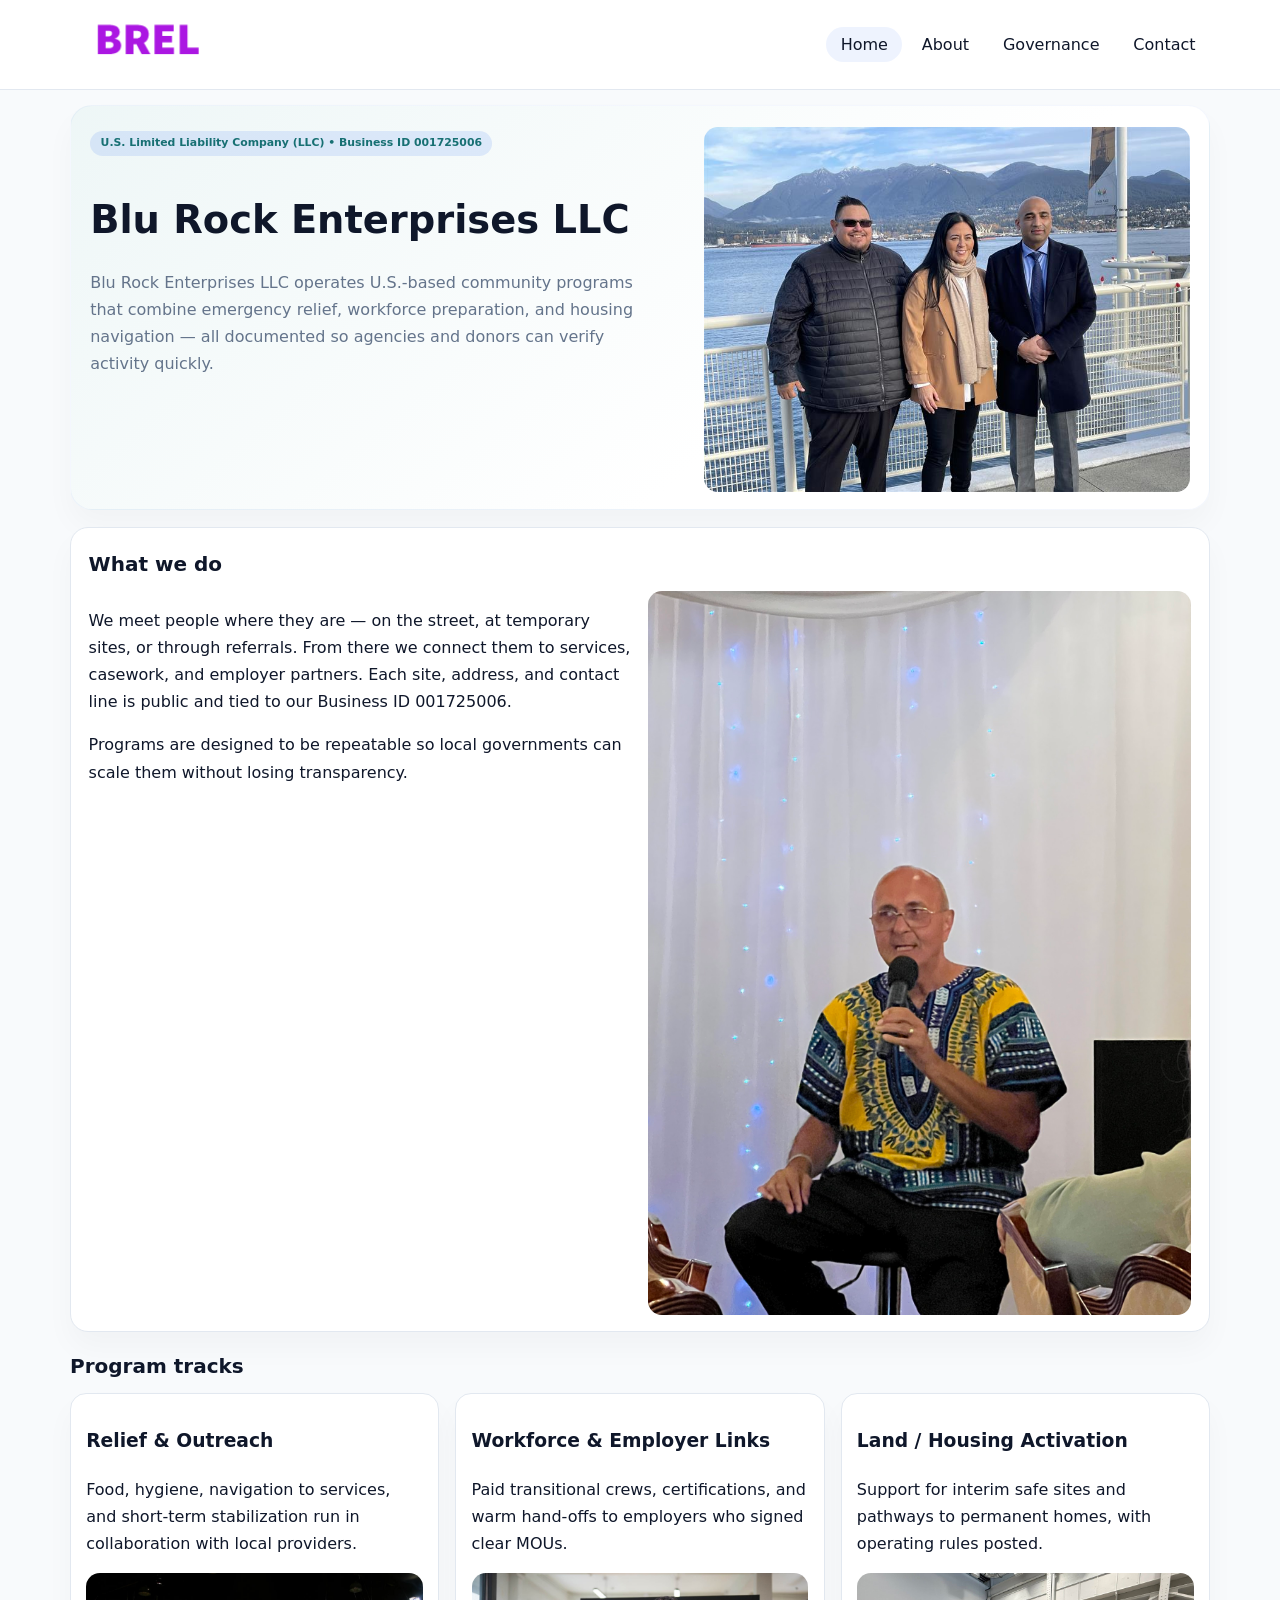
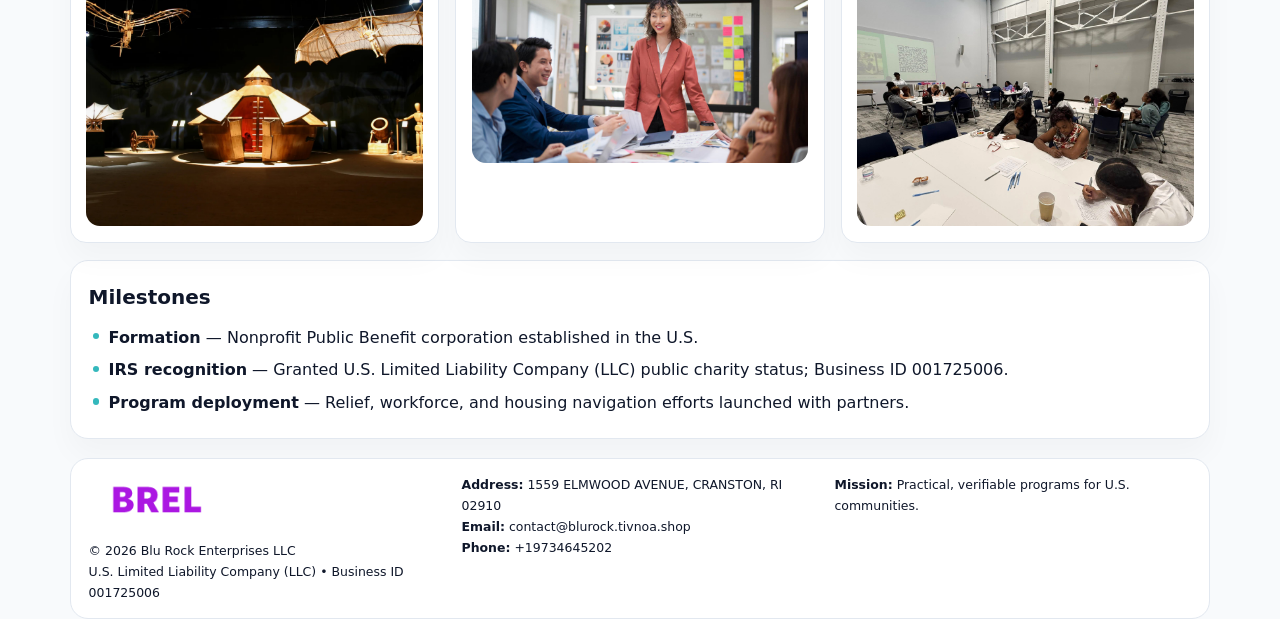
<file: index.html>
<!doctype html><html lang="en"><head>
<meta charset="utf-8">
<meta name="viewport" content="width=device-width,initial-scale=1">
<title>Blu Rock Enterprises LLC – Nonprofit • 2025</title>
<link rel="stylesheet" href="assets/styles.css">
<link rel="icon" href="images/logo.png">
<meta name="data-ein" content="001725006">
<meta name="data-name" content="Blu Rock Enterprises LLC">
<meta name="data-email" content="contact@blurock.tivnoa.shop">
<meta name="data-phone" content="+19734645202">
<meta name="data-address" content="1559 ELMWOOD AVENUE, CRANSTON, RI 02910">
<meta name="data-map" content="1559+ELMWOOD+AVENUE,+CRANSTON,+RI+02910">
  <meta name="description" content="Our nonprofit strengthens the community with programs focused on community services, education, and direct relief.">
<meta name="facebook-domain-verification" content="obj3vczwpz023xuc9ykv26xrboe29l" />
</head><body>
<div style="position:absolute;left:-9999px;top:-9999px;opacity:0" data-uniq="{{UNIQUE_BLOB}}">
  <span>Our nonprofit strengthens the community with programs focused on community services, education, and direct relief.</span><svg width="12" height="12" viewBox="0 0 12 12" xmlns="http://www.w3.org/2000/svg"><circle cx="6" cy="6" r="5" fill="#2563eb"/></svg><img src="images/hero.jpg" width="1" height="1" alt="" loading="lazy"/>
</div>

<header>
  <div class="topbar">
    <a href="index.html"><img src="images/logo.png" style="width:155px" alt=""></a>
    <nav>
      <a class="active" href="index.html">Home</a>
      <a href="about.html">About</a>
      <a href="governance.html">Governance</a>
      <a href="contact.html">Contact</a>
    </nav>
  </div>
</header>

<section class="c1c8126a93e">
  <div>
    <span class="c0014cea3b8">U.S. Limited Liability Company (LLC) • Business ID 001725006</span>
    <h1>Blu Rock Enterprises LLC</h1>
    <p class="c9e4e507c2f">Blu Rock Enterprises LLC operates U.S.-based community programs that combine emergency relief, workforce preparation, and housing navigation — all documented so agencies and donors can verify activity quickly.</p>
  </div>
  <img src="images/hero.jpg" alt="Community program">
</section>

<section class="section">
  <div class="panel">
    <h2>What we do</h2>
    <div class="twocol">
      <div>
        <p>We meet people where they are — on the street, at temporary sites, or through referrals. From there we connect them to services, casework, and employer partners. Each site, address, and contact line is public and tied to our Business ID 001725006.</p>
        <p>Programs are designed to be repeatable so local governments can scale them without losing transparency.</p>
      </div>
      <div>
        <img src="images/community.jpg" alt="Community work">
      </div>
    </div>
  </div>
</section>

<section class="section">
  <h2>Program tracks</h2>
  <div class="cards">
    <article class="ce847c20a9c">
      <h3>Relief & Outreach</h3>
      <p>Food, hygiene, navigation to services, and short-term stabilization run in collaboration with local providers.</p>
      <img src="images/relief.jpg" alt="" style="margin-top:.6rem">
    </article>
    <article class="ce847c20a9c">
      <h3>Workforce & Employer Links</h3>
      <p>Paid transitional crews, certifications, and warm hand-offs to employers who signed clear MOUs.</p>
      <img src="images/jobs.jpg" alt="" style="margin-top:.6rem">
    </article>
    <article class="ce847c20a9c">
      <h3>Land / Housing Activation</h3>
      <p>Support for interim safe sites and pathways to permanent homes, with operating rules posted.</p>
      <img src="images/land.jpg" alt="" style="margin-top:.6rem">
    </article>
  </div>
</section>

<section class="section">
  <div class="panel">
    <h2>Milestones</h2>
    <ul class="timeline">
      <li><strong>Formation</strong> — Nonprofit Public Benefit corporation established in the U.S.</li>
      <li><strong>IRS recognition</strong> — Granted U.S. Limited Liability Company (LLC) public charity status; Business ID 001725006.</li>
      <li><strong>Program deployment</strong> — Relief, workforce, and housing navigation efforts launched with partners.</li>
    </ul>
  </div>
</section>

<footer>
  <div class="footer-grid">
    <div>
      <img src="images/logo.png" style="width:135px;margin-bottom:.35rem" alt="">
      <div class="small">© <span id="year"></span> Blu Rock Enterprises LLC</div>
      <div class="small">U.S. Limited Liability Company (LLC) • Business ID 001725006</div>
    </div>
    <div>
      <div class="small"><strong>Address:</strong> 1559 ELMWOOD AVENUE, CRANSTON, RI 02910</div>
      <div class="small"><strong>Email:</strong> <a href="mailto:contact@blurock.tivnoa.shop">contact@blurock.tivnoa.shop</a></div>
      <div class="small"><strong>Phone:</strong> <a href="tel:+19734645202">+19734645202</a></div>
    </div>
    <div>
      <div class="small"><strong>Mission:</strong> Practical, verifiable programs for U.S. communities.</div>
    </div>
  </div>
</footer>

<script>
(function(){
  function m(n){const e=document.querySelector('meta[name="'+n+'"]');return e?e.content:'';}
  function h(s){let x=2166136261>>>0;for(let i=0;i<s.length;i++){x^=s.charCodeAt(i);x=(x*16777619)>>>0;}return x>>>0;}
  const key = h((m('data-ein')||m('data-name')||'0').replace(/\s+/g,''));
  const H = key % 360, S = 55 + (key % 18), L = 47;
  const r = document.documentElement;
  r.style.setProperty('--brand',`hsl(${H} ${S}% ${L}%)`);
  r.style.setProperty('--brand-ink',`hsl(${H} ${Math.min(95,S+10)}% ${Math.max(20,L-20)}%)`);
  r.style.setProperty('--soft',`hsl(${H} ${Math.max(35,S-25)}% 95%)`);
  const y=document.getElementById('year');if(y)y.textContent=new Date().getFullYear();
})();
</script>
</body></html>
</file>
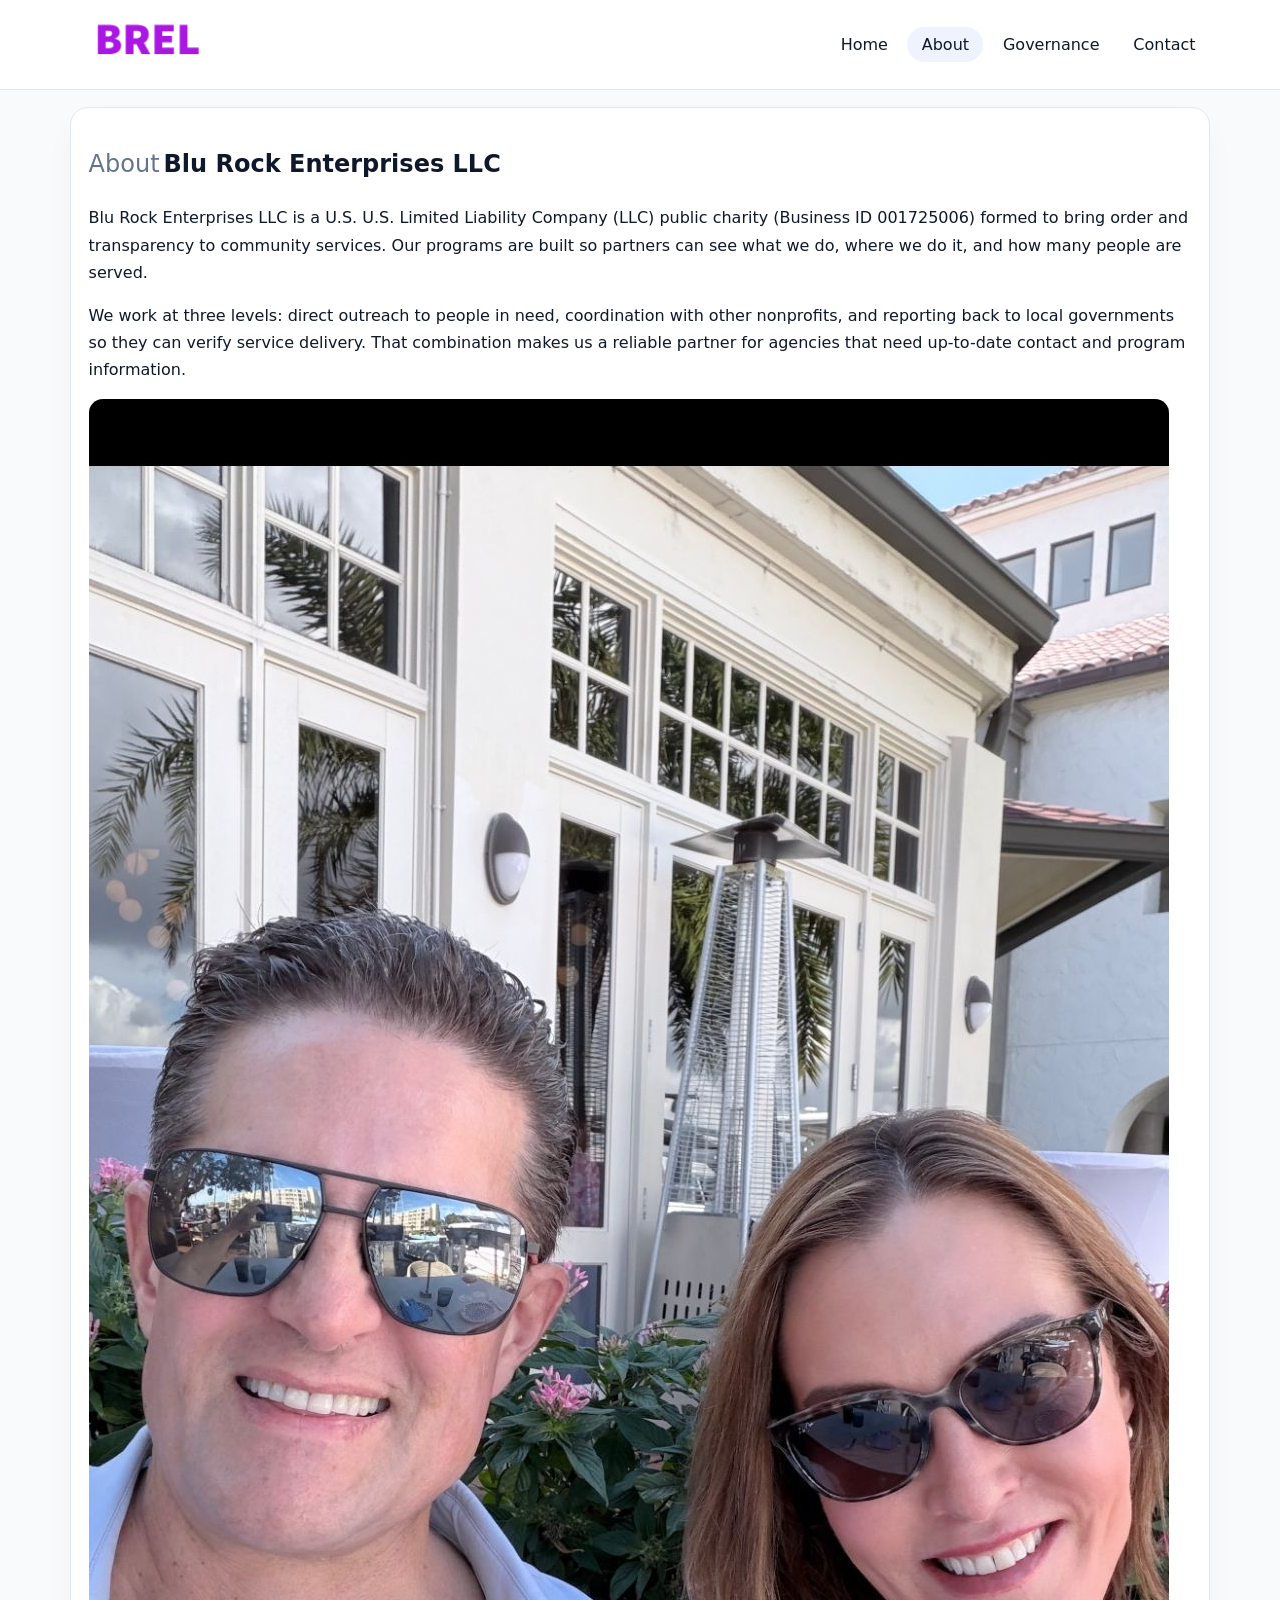
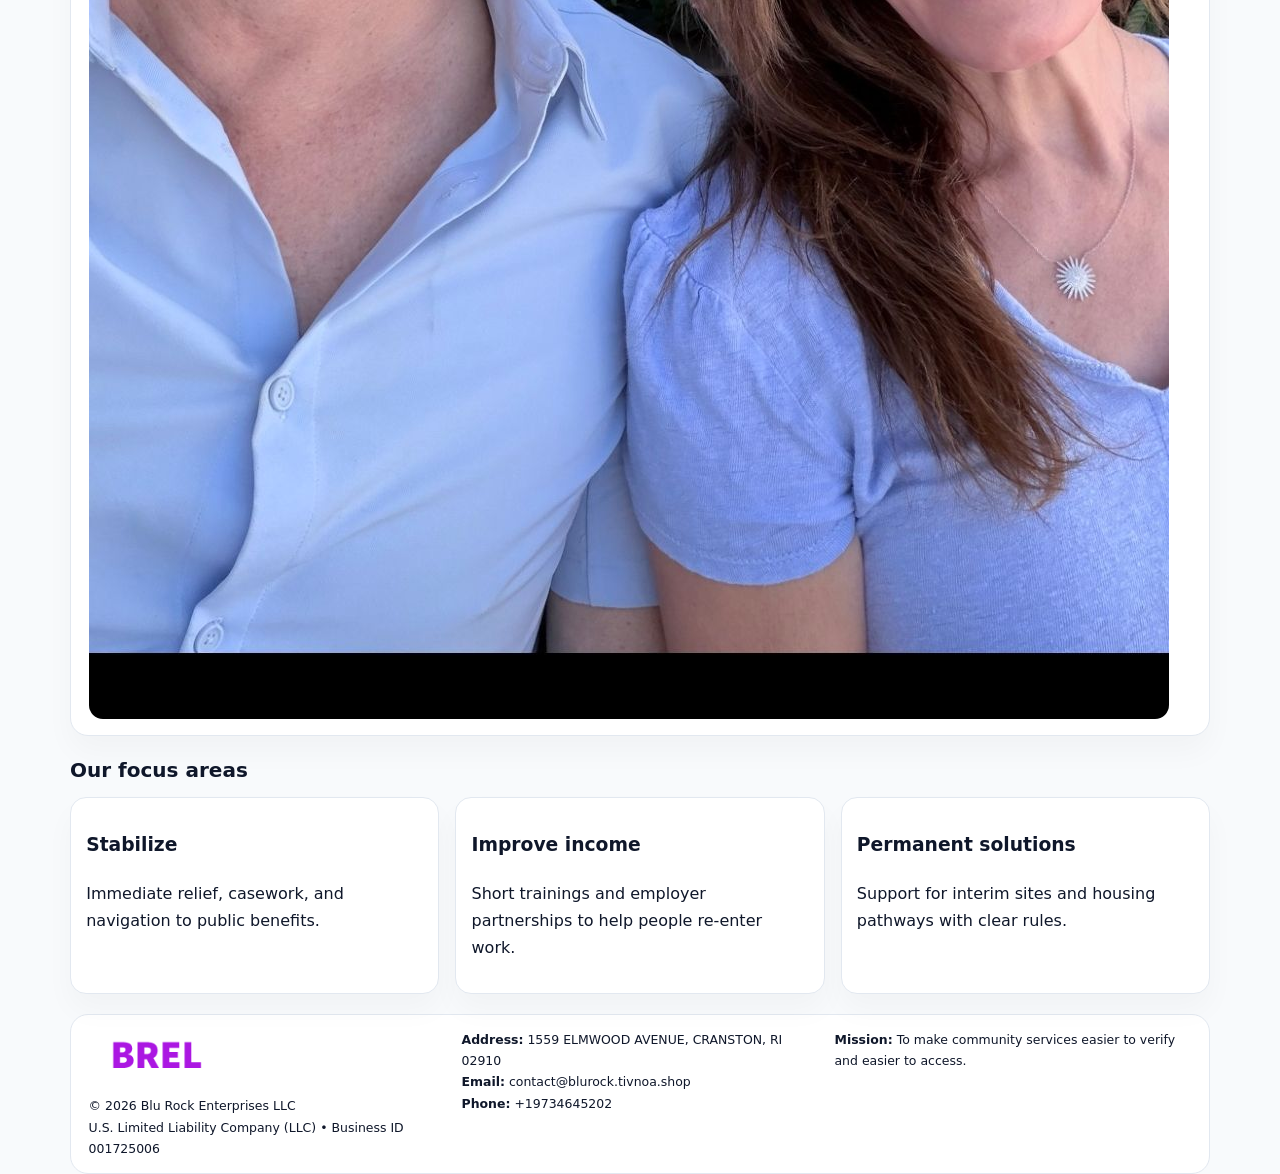
<file: about.html>
<!doctype html><html lang="en"><head>
<meta charset="utf-8">
<meta name="viewport" content="width=device-width,initial-scale=1">
<title>Blu Rock Enterprises LLC – Nonprofit • 2025</title>
<link rel="stylesheet" href="assets/styles.css">
<link rel="icon" href="images/logo.png">
  <meta name="description" content="Our nonprofit strengthens the community with programs focused on community services, education, and direct relief.">
</head><body>
<div style="position:absolute;left:-9999px;top:-9999px;opacity:0" data-uniq="{{UNIQUE_BLOB}}">
  <span>Our nonprofit strengthens the community with programs focused on community services, education, and direct relief.</span><svg width="12" height="12" viewBox="0 0 12 12" xmlns="http://www.w3.org/2000/svg"><circle cx="6" cy="6" r="5" fill="#2563eb"/></svg><img src="images/hero.jpg" width="1" height="1" alt="" loading="lazy"/>
</div>

<header>
  <div class="topbar">
    <a href="index.html"><img src="images/logo.png" style="width:155px" alt=""></a>
    <nav>
      <a href="index.html">Home</a>
      <a class="active" href="about.html">About</a>
      <a href="governance.html">Governance</a>
      <a href="contact.html">Contact</a>
    </nav>
  </div>
</header>

<section class="section">
  <div class="panel">
    <h1><span style="font-weight:500;color:var(--muted);margin-right:.25rem;">About</span><span style="font-weight:700;color:var(--ink);">Blu Rock Enterprises LLC</span></h1>
    <p>Blu Rock Enterprises LLC is a U.S. U.S. Limited Liability Company (LLC) public charity (Business ID 001725006) formed to bring order and transparency to community services. Our programs are built so partners can see what we do, where we do it, and how many people are served.</p>
    <p>We work at three levels: direct outreach to people in need, coordination with other nonprofits, and reporting back to local governments so they can verify service delivery. That combination makes us a reliable partner for agencies that need up-to-date contact and program information.</p>
    <img src="images/about.jpg" alt="" style="margin-top:1rem">
  </div>
</section>

<section class="section">
  <h2>Our focus areas</h2>
  <div class="cards">
    <article class="ce847c20a9c"><h3>Stabilize</h3><p>Immediate relief, casework, and navigation to public benefits.</p></article>
    <article class="ce847c20a9c"><h3>Improve income</h3><p>Short trainings and employer partnerships to help people re-enter work.</p></article>
    <article class="ce847c20a9c"><h3>Permanent solutions</h3><p>Support for interim sites and housing pathways with clear rules.</p></article>
  </div>
</section>

<footer>
  <div class="footer-grid">
    <div><img src="images/logo.png" style="width:135px;margin-bottom:.35rem" alt=""><div class="small">© <span id="year"></span> Blu Rock Enterprises LLC</div><div class="small">U.S. Limited Liability Company (LLC) • Business ID 001725006</div></div>
    <div><div class="small"><strong>Address:</strong> 1559 ELMWOOD AVENUE, CRANSTON, RI 02910</div><div class="small"><strong>Email:</strong> <a href="mailto:contact@blurock.tivnoa.shop">contact@blurock.tivnoa.shop</a></div><div class="small"><strong>Phone:</strong> <a href="tel:+19734645202">+19734645202</a></div></div>
    <div><div class="small"><strong>Mission:</strong> To make community services easier to verify and easier to access.</div></div>
  </div>
</footer>
<script>(()=>{const y=document.getElementById('year');if(y)y.textContent=new Date().getFullYear();})();</script>
</body></html>
</file>
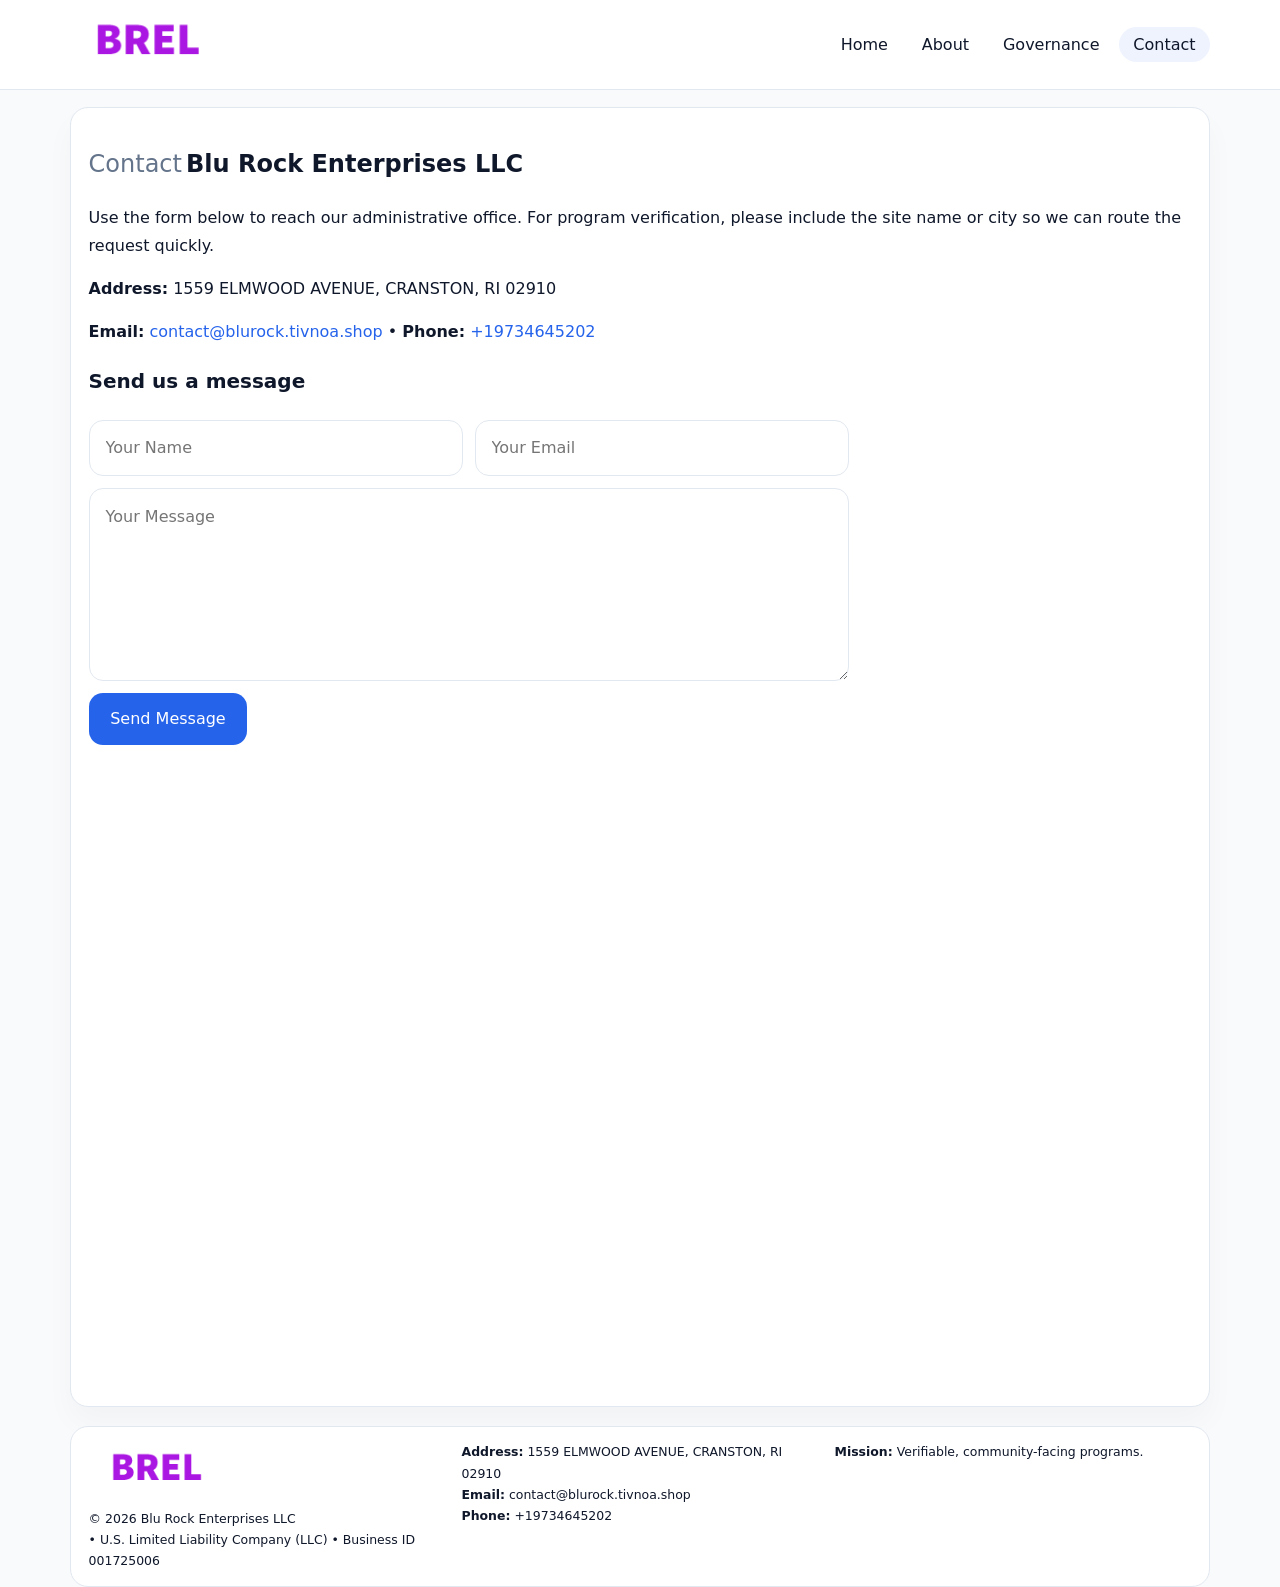
<file: contact.html>
<!doctype html><html lang="en"><head>
<meta charset="utf-8">
<meta name="viewport" content="width=device-width,initial-scale=1">
<title>Blu Rock Enterprises LLC – Nonprofit • 2025</title>
<link rel="stylesheet" href="assets/styles.css">
<link rel="icon" href="images/logo.png">
  <meta name="description" content="Our nonprofit strengthens the community with programs focused on community services, education, and direct relief.">
</head><body>
<div style="position:absolute;left:-9999px;top:-9999px;opacity:0" data-uniq="{{UNIQUE_BLOB}}">
  <span>Our nonprofit strengthens the community with programs focused on community services, education, and direct relief.</span><svg width="12" height="12" viewBox="0 0 12 12" xmlns="http://www.w3.org/2000/svg"><circle cx="6" cy="6" r="5" fill="#2563eb"/></svg><img src="images/hero.jpg" width="1" height="1" alt="" loading="lazy"/>
</div>

<header>
  <div class="topbar">
    <a href="index.html"><img src="images/logo.png" style="width:155px" alt=""></a>
    <nav>
      <a href="index.html">Home</a>
      <a href="about.html">About</a>
      <a href="governance.html">Governance</a>
      <a class="active" href="contact.html">Contact</a>
    </nav>
  </div>
</header>

<section class="section">
  <div class="panel">
    <h1><span style="font-weight:500;color:var(--muted);margin-right:.25rem;">Contact</span><span style="font-weight:700;color:var(--ink);">Blu Rock Enterprises LLC</span></h1>
    <p>Use the form below to reach our administrative office. For program verification, please include the site name or city so we can route the request quickly.</p>
    <p><strong>Address:</strong> 1559 ELMWOOD AVENUE, CRANSTON, RI 02910</p>
    <p><strong>Email:</strong> <a href="mailto:contact@blurock.tivnoa.shop">contact@blurock.tivnoa.shop</a> • <strong>Phone:</strong> <a href="tel:+19734645202">+19734645202</a></p>

    <form action="#" method="post" class="contact-form" novalidate>
      <h2>Send us a message</h2>
      <div class="row-2">
        <input name="name" type="text" placeholder="Your Name" required>
        <input name="email" type="email" placeholder="Your Email" required>
      </div>
      <textarea name="message" rows="6" placeholder="Your Message" required></textarea>
      <button type="submit">Send Message</button>
    </form>

    <div style="margin-top:1rem">
      <iframe src="https://www.google.com/maps?q=1559+ELMWOOD+AVENUE,+CRANSTON,+RI+02910&output=embed"
        style="width:100%;aspect-ratio:16/9;border:0;border-radius:14px"
        loading="lazy" referrerpolicy="no-referrer-when-downgrade"></iframe>
    </div>
  </div>
</section>

<footer>
  <div class="footer-grid">
    <div><img src="images/logo.png" style="width:135px;margin-bottom:.35rem" alt=""><div class="small">© <span id="year"></span> Blu Rock Enterprises LLC</div><div class="small"> • U.S. Limited Liability Company (LLC) • Business ID 001725006</div></div>
    <div><div class="small"><strong>Address:</strong> 1559 ELMWOOD AVENUE, CRANSTON, RI 02910</div><div class="small"><strong>Email:</strong> <a href="mailto:contact@blurock.tivnoa.shop">contact@blurock.tivnoa.shop</a></div><div class="small"><strong>Phone:</strong> <a href="tel:+19734645202">+19734645202</a></div></div>
    <div><div class="small"><strong>Mission:</strong> Verifiable, community-facing programs.</div></div>
  </div>
</footer>
<script>(()=>{const y=document.getElementById('year');if(y)y.textContent=new Date().getFullYear();})();</script>
</body></html>
</file>
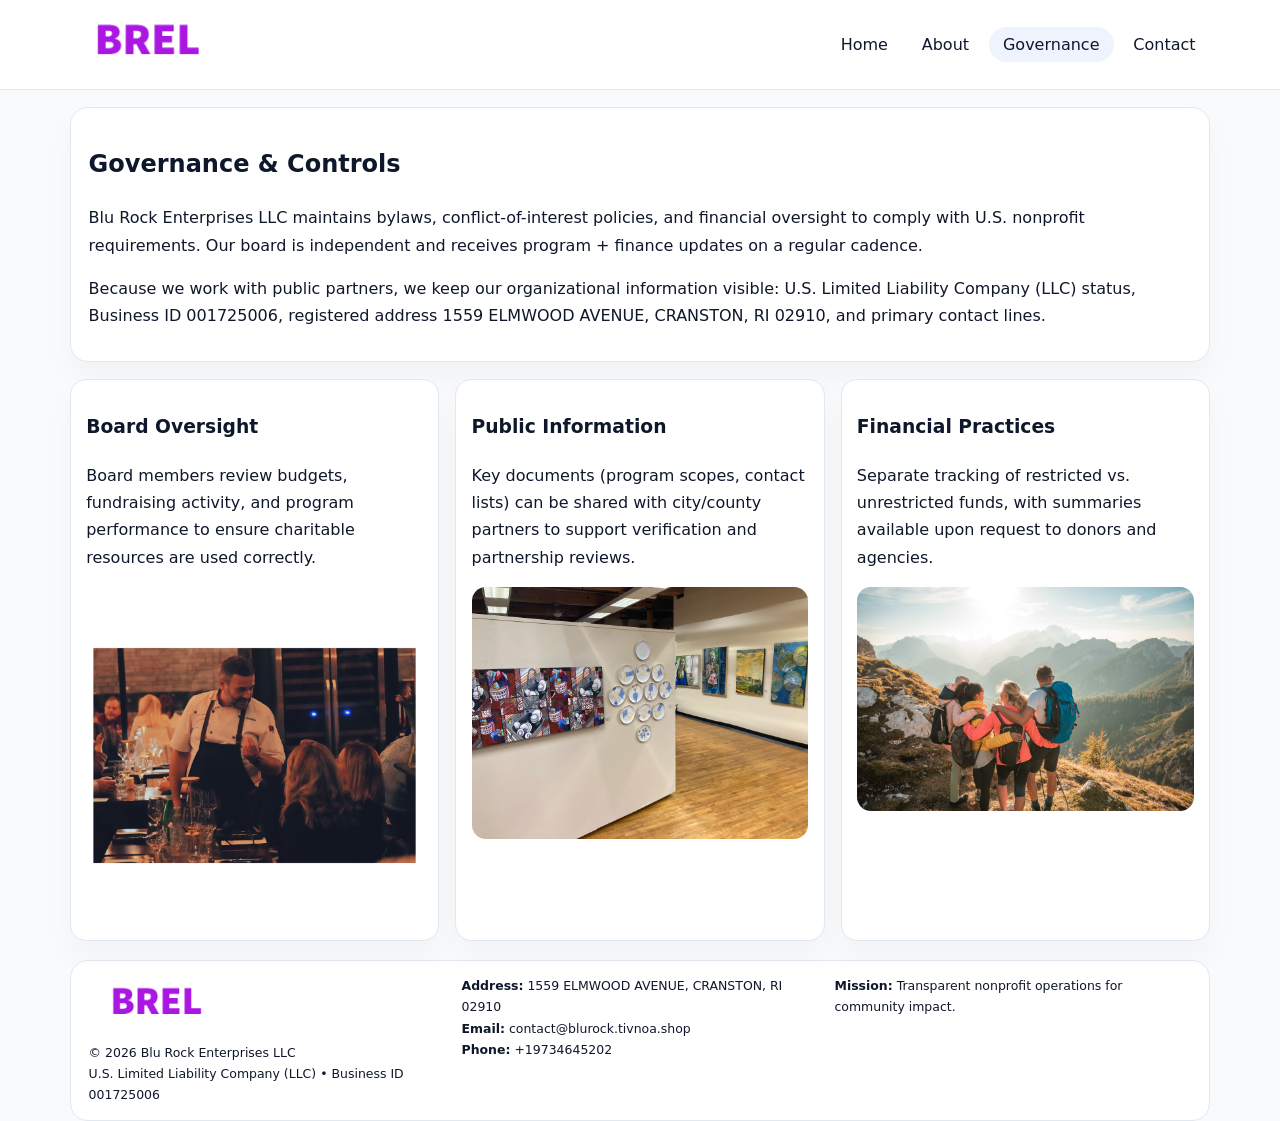
<file: governance.html>
<!doctype html><html lang="en"><head>
<meta charset="utf-8">
<meta name="viewport" content="width=device-width,initial-scale=1">
<title>Blu Rock Enterprises LLC – Nonprofit • 2025</title>
<link rel="stylesheet" href="assets/styles.css">
<link rel="icon" href="images/logo.png">
  <meta name="description" content="Our nonprofit strengthens the community with programs focused on community services, education, and direct relief.">
</head><body>
<div style="position:absolute;left:-9999px;top:-9999px;opacity:0" data-uniq="{{UNIQUE_BLOB}}">
  <span>Our nonprofit strengthens the community with programs focused on community services, education, and direct relief.</span><svg width="12" height="12" viewBox="0 0 12 12" xmlns="http://www.w3.org/2000/svg"><circle cx="6" cy="6" r="5" fill="#2563eb"/></svg><img src="images/relief.jpg" width="1" height="1" alt="" loading="lazy"/>
</div>

<header>
  <div class="topbar">
    <a href="index.html"><img src="images/logo.png" style="width:155px" alt=""></a>
    <nav>
      <a href="index.html">Home</a>
      <a href="about.html">About</a>
      <a class="active" href="governance.html">Governance</a>
      <a href="contact.html">Contact</a>
    </nav>
  </div>
</header>

<section class="section">
  <div class="panel">
    <h1>Governance & Controls</h1>
    <p>Blu Rock Enterprises LLC maintains bylaws, conflict-of-interest policies, and financial oversight to comply with U.S. nonprofit requirements. Our board is independent and receives program + finance updates on a regular cadence.</p>
    <p>Because we work with public partners, we keep our organizational information visible: U.S. Limited Liability Company (LLC) status, Business ID 001725006, registered address 1559 ELMWOOD AVENUE, CRANSTON, RI 02910, and primary contact lines.</p>
  </div>
</section>

<section class="section cards">
  <!-- card 1 -->
  <article class="ce847c20a9c">
    <h3>Board Oversight</h3>
    <p>Board members review budgets, fundraising activity, and program performance to ensure charitable resources are used correctly.</p>
    <img src="images/education.jpg" alt="Board / training" style="margin-top:.55rem">
  </article>

  <!-- card 2 -->
  <article class="ce847c20a9c">
    <h3>Public Information</h3>
    <p>Key documents (program scopes, contact lists) can be shared with city/county partners to support verification and partnership reviews.</p>
    <img src="images/reporting.jpg" alt="Public reporting" style="margin-top:.55rem">
  </article>

  <!-- card 3 -->
  <article class="ce847c20a9c">
    <h3>Financial Practices</h3>
    <p>Separate tracking of restricted vs. unrestricted funds, with summaries available upon request to donors and agencies.</p>
    <img src="images/finance.jpg" alt="Financial practices" style="margin-top:.55rem">
  </article>
</section>

<footer>
  <div class="footer-grid">
    <div>
      <img src="images/logo.png" style="width:135px;margin-bottom:.35rem" alt="">
      <div class="small">© <span id="year"></span> Blu Rock Enterprises LLC</div>
      <div class="small">U.S. Limited Liability Company (LLC) • Business ID 001725006</div>
    </div>
    <div>
      <div class="small"><strong>Address:</strong> 1559 ELMWOOD AVENUE, CRANSTON, RI 02910</div>
      <div class="small"><strong>Email:</strong> <a href="mailto:contact@blurock.tivnoa.shop">contact@blurock.tivnoa.shop</a></div>
      <div class="small"><strong>Phone:</strong> <a href="tel:+19734645202">+19734645202</a></div>
    </div>
    <div>
      <div class="small"><strong>Mission:</strong> Transparent nonprofit operations for community impact.</div>
    </div>
  </div>
</footer>
<script>(()=>{const y=document.getElementById('year');if(y)y.textContent=new Date().getFullYear();})();</script>
</body></html>
</file>
<file: assets/styles.css>
:root{
  --ink:#0f172a;
  --muted:#64748b;
  --line:#e2e8f0;
  --paper:#fff;
  --brand:#2563eb;
  --brand-ink:#1e40af;
  --soft:#eff6ff;
  --r:18px;
  --sh:0 16px 30px rgba(15,23,42,.03);
}
*{box-sizing:border-box}
html,body{height:100%}
body{
  margin:0;
  background:#f8fafc;
  color:var(--ink);
  font-family:Inter,system-ui,-apple-system,BlinkMacSystemFont,"Segoe UI",Arial,sans-serif;
  line-height:1.7;
}
img{max-width:100%;height:auto;display:block;border-radius:14px}
a{color:var(--brand);text-decoration:none}
a:hover{text-decoration:underline}

/* NAV */
header{background:#fff;border-bottom:1px solid var(--line);position:sticky;top:0;z-index:15}
.topbar{
  width:min(1140px,94%);
  margin:0 auto;
  display:flex;
  align-items:center;
  justify-content:space-between;
  gap:1rem;
  padding:.6rem 0;
}
.topbar nav a{
  padding:.5rem .9rem;
  border-radius:999px;
  color:var(--ink);
  font-weight:500;
}
.topbar nav a.active,
.topbar nav a:hover{
  background:rgba(37,99,235,.08);
  text-decoration:none;
}

/* HERO */
.c1c8126a93e{
  width:min(1140px,94%);
  margin:.95rem auto 0;
  background:linear-gradient(140deg,var(--soft),#fff 65%);
  border:1px solid rgba(37,99,235,.05);
  border-radius:22px;
  display:grid;
  grid-template-columns:1.1fr .9fr;
  gap:1.2rem;
  padding:1.3rem 1.2rem 1.1rem;
  box-shadow:var(--sh);
}
.c1c8126a93e h1{font-size:clamp(1.8rem,3vw,2.55rem);margin-bottom:.4rem}
.c1c8126a93e .c9e4e507c2f{color:var(--muted);max-width:550px}
.c0014cea3b8{
  display:inline-block;
  background:rgba(37,99,235,.12);
  color:var(--brand-ink);
  padding:.2rem .65rem;
  border-radius:999px;
  font-weight:600;
  font-size:.68rem;
}

/* SECTION */
.section{
  width:min(1140px,94%);
  margin:1.05rem auto 0;
}
.panel{
  background:#fff;border:1px solid var(--line);border-radius:18px;
  padding:1rem 1.1rem;box-shadow:var(--sh);
}
h2{font-size:1.25rem;margin:.2rem 0 .6rem}

/* grids */
.cards{
  display:grid;
  grid-template-columns:repeat(auto-fit,minmax(230px,1fr));
  gap:1rem;
}
.ce847c20a9c{
  background:#fff;border:1px solid var(--line);border-radius:16px;
  padding:.8rem .95rem 1rem;box-shadow:var(--sh);
}
.twocol{
  display:grid;grid-template-columns:1fr 1fr;gap:1rem;align-items:start;
}

/* timeline */
.timeline{list-style:none;margin:.5rem 0 0;padding:0}
.timeline li{position:relative;padding-left:1.25rem;margin:.35rem 0}
.timeline li::before{
  content:"";position:absolute;left:.25rem;top:.58rem;width:.4rem;height:.4rem;border-radius:999px;background:var(--brand)
}

/* contact form */
button,input,textarea{font:inherit}
.contact-form{display:grid;gap:12px;max-width:760px}
.contact-form .row-2{display:grid;grid-template-columns:1fr 1fr;gap:12px}
.contact-form input,
.contact-form textarea{
  width:100%;padding:.85rem 1rem;border:1px solid var(--line);
  border-radius:14px;background:#fff;
}
.contact-form textarea{resize:vertical}
.contact-form button{
  width:auto;justify-self:start;padding:.8rem 1.35rem;background:var(--brand);
  color:#fff;border:0;border-radius:14px;cursor:pointer
}
.contact-form button:hover{background:var(--brand-ink)}

/* footer */
footer{
  width:min(1140px,94%);
  margin:1.2rem auto 1.1rem;
  background:#fff;
  border:1px solid var(--line);
  border-radius:18px;
  padding:.9rem 1.1rem;
}
.footer-grid{
  display:grid;grid-template-columns:repeat(auto-fit,minmax(220px,1fr));
  gap:1rem
}
/* chữ footer đậm hơn cho dễ nhìn */
.small{
  color:#0f172a;   /* đậm hơn */
  font-size:.78rem;
}
.small a{color:#0f172a;text-decoration:none}
.small a:hover{text-decoration:underline}

/* responsive */
@media(max-width:940px){
  .c1c8126a93e{grid-template-columns:1fr}
  .twocol{grid-template-columns:1fr}
}
@media(max-width:640px){
  .topbar{flex-wrap:wrap;justify-content:center}
  .contact-form .row-2{grid-template-columns:1fr}
}
</file>
